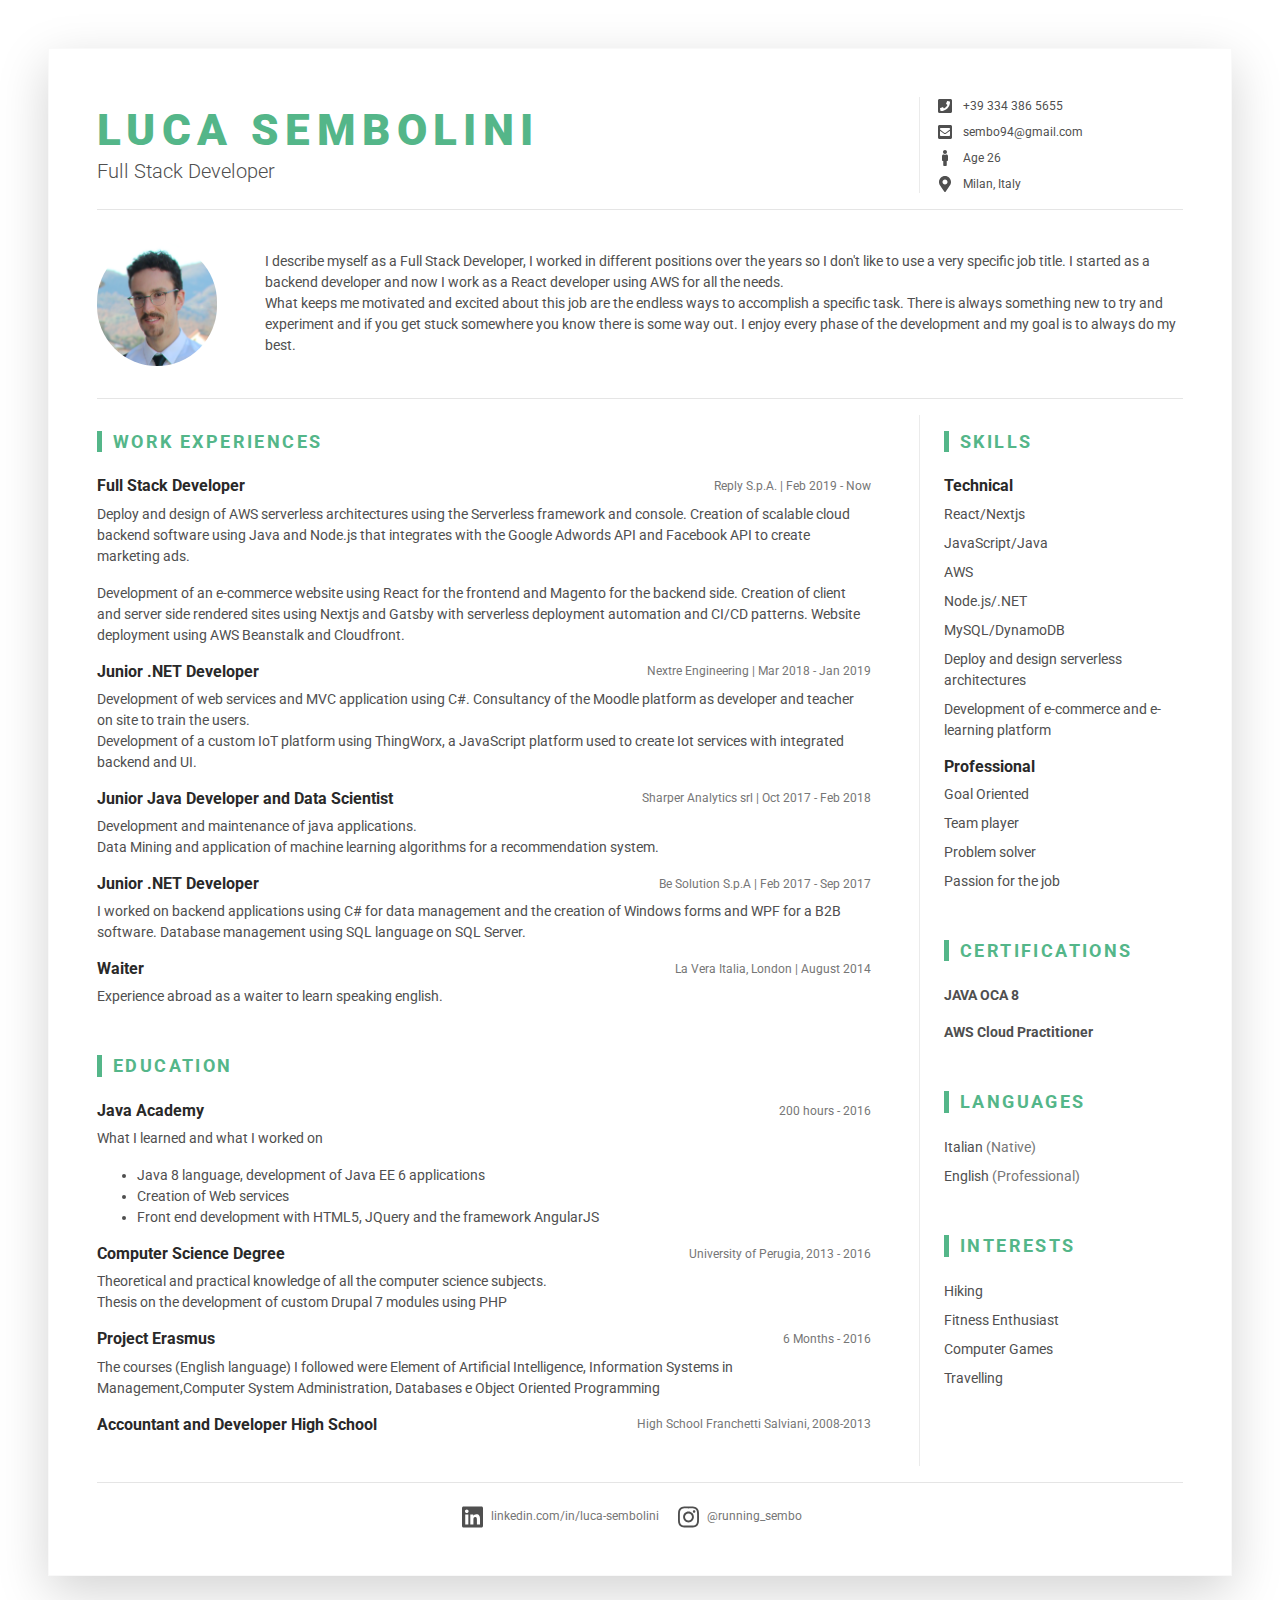
<file: index.html>
<!DOCTYPE html>
<html lang="en"> 
<head>
	<title>My Resume</title>
	
	<!-- Meta -->
	<meta charset="utf-8">
	<meta http-equiv="X-UA-Compatible" content="IE=edge">
	<meta name="viewport" content="width=device-width, initial-scale=1.0">
	<meta name="description" content="">
	<meta name="author" content="Luca">    
	<link rel="shortcut icon" href="favicon.ico"> 
	
	<!-- Google Fonts -->
	<link href="https://fonts.googleapis.com/css?family=Roboto:300,400,500,700,900" rel="stylesheet">
	
	<!-- FontAwesome JS-->
	<script defer src="assets/fontawesome/js/all.min.js"></script>
	
	<!-- Theme CSS -->  
	<link id="theme-style" rel="stylesheet" href="assets/css/cvstyle.css">

</head> 

<body>
	</div>
	<div class="main-wrapper">
		<div class=" px-1 px-lg-5">
			<article class="resume-wrapper mx-auto theme-bg-light p-5 mb-5 my-5 shadow-lg">
				
				<div class="resume-header">
					<div class="row align-items-center">
						<div class="resume-title col-12 col-md-6 col-lg-8 col-xl-9">
							<h2 class="resume-name mb-0 text-uppercase">Luca Sembolini</h2>
							<div class="resume-tagline mb-3 mb-md-0">Full Stack Developer</div>
						</div><!--//resume-title-->
						<div class="resume-contact col-12 col-md-6 col-lg-4 col-xl-3">
							<ul class="list-unstyled mb-0">
								<li class="mb-2"><i class="fas fa-phone-square fa-fw fa-lg mr-2 "></i><span class="resume-link" href="tel:#">+39 334 386 5655</span></li>
								<li class="mb-2"><i class="fas fa-envelope-square fa-fw fa-lg mr-2"></i><span class="resume-link" href="mailto:#">sembo94@gmail.com</span></li>
								<li class="mb-2"><i class="fas fa-male fa-fw fa-lg mr-2"></i>Age 26</li>
								<!-- <li class="mb-2"><i class="fas fa-globe fa-fw fa-lg mr-2"></i><a class="resume-link" href="#">www.yourwebsite.com</a></li> -->
								<li class="mb-0"><i class="fas fa-map-marker-alt fa-fw fa-lg mr-2"></i>Milan, Italy</li>
							</ul>
						</div><!--//resume-contact-->
					</div><!--//row-->
					
				</div><!--//resume-header-->
				<hr>
				<div class="resume-intro py-3">
					<div class="media flex-column flex-md-row align-items-center">
						<img class="resume-profile-image mb-3 mb-md-0 mr-md-5 ml-md-0 rounded mx-auto" src="assets/images/profile.png" alt="image">
						<div class="media-body text-left">
							<p class="mb-0">I describe myself as a Full Stack Developer, I worked in different positions over the years so I don't like to use a very specific job title. 
								I started as a backend developer and now I work as a React developer using AWS for all the needs. 
								<br/>What keeps me motivated and excited about this job are the endless ways to accomplish a specific task. There is always something new to try and experiment 
								and if you get stuck somewhere you know there is some way out. 
								I enjoy every phase of the development and my goal is to always do my best. 
								</p>
						</div><!--//media-body-->
					</div>
				</div><!--//resume-intro-->
				<hr>
				<div class="resume-body">
					<div class="row">
						<div class="resume-main col-12 col-lg-8 col-xl-9 pr-0 pr-lg-5">
							<section class="work-section py-3">
								<h3 class="text-uppercase resume-section-heading mb-4">Work Experiences</h3>
								<div class="item mb-3">
									<div class="item-heading row align-items-center mb-2">
										<h4 class="item-title col-12 col-md-6 col-lg-7 mb-2 mb-md-0">Full Stack Developer</h4>
										<div class="item-meta col-12 col-md-6 col-lg-5 text-muted text-left text-md-right">Reply S.p.A. | Feb 2019 - Now </div>
										
									</div>
									<div class="item-content">
										<p>Deploy and design of AWS serverless architectures using the Serverless framework and console. Creation of scalable cloud backend software using Java and Node.js
											that integrates with the Google Adwords API and Facebook API to create marketing ads. 
										</p>
										<p>Development of an e-commerce website using React for the frontend and Magento for the backend side.
											 Creation of client and server side rendered sites using Nextjs and Gatsby with serverless deployment automation and CI/CD patterns.
											 Website deployment using AWS Beanstalk and Cloudfront.
										</p>
											<!-- <ul class="resume-list">
												<li>Lorem ipsum dolor sit amet, consectetuer.</li>
												<li>Aenean commodo ligula eget dolor.</li>
												<li>Etiam ultricies nisi vel augue.</li>
											</ul> -->
									</div>
								</div><!--//item-->
								<div class="item mb-3">
									<div class="item-heading row align-items-center mb-2">
										<h4 class="item-title col-12 col-md-6 col-lg-7 mb-2 mb-md-0">Junior .NET Developer</h4>
										<div class="item-meta col-12 col-md-6 col-lg-5 text-muted text-left text-md-right">Nextre Engineering | Mar 2018 - Jan 2019 </div>
										
									</div>
									<div class="item-content">
										<p>Development of web services and MVC application using C#. Consultancy of the Moodle platform as developer and teacher on site to train the users.
										<br/>
										Development of a custom IoT platform using ThingWorx, a JavaScript platform used to create Iot services with integrated backend and UI.
										</p>
									</div>
								</div><!--//item-->
								<div class="item mb-3">
									<div class="item-heading row align-items-center mb-2">
										<h4 class="item-title col-12 col-md-6 col-lg-7 mb-2 mb-md-0">Junior Java Developer and Data Scientist</h4>
										<div class="item-meta col-12 col-md-6 col-lg-5 text-muted text-left text-md-right">Sharper Analytics srl | Oct 2017 - Feb 2018</div>
										
									</div>
									<div class="item-content">
										<p>Development and maintenance of java applications.<br/>
										Data Mining and application of machine learning algorithms for a recommendation system.</p>
									</div>
								</div><!--//item-->
								<div class="item mb-3">
									<div class="item-heading row align-items-center mb-2">
										<h4 class="item-title col-12 col-md-6 col-lg-7 mb-2 mb-md-0">Junior .NET Developer</h4>
										<div class="item-meta col-12 col-md-6 col-lg-5 text-muted text-left text-md-right">Be Solution S.p.A | Feb 2017 - Sep 2017</div>
										
									</div>
									<div class="item-content">
										<p>I worked on backend applications using C# for data management and the creation of Windows forms and WPF for a B2B software. Database management using SQL language on SQL Server.</p>
									</div>
								</div>
			
								<div class="item">
									<div class="item-heading row align-items-center mb-2">
										<h4 class="item-title col-12 col-md-6 col-lg-8 mb-2 mb-md-0">Waiter</h4>
										<div class="item-meta col-12 col-md-6 col-lg-4 text-muted text-left text-md-right">La Vera Italia, London | August 2014</div>
										
									</div>
									<div class="item-content">
										<p>Experience abroad as a waiter to learn speaking english.</p>
									</div>
								</div><!--//item-->
								
							</section><!--//work-section-->

							
							<section class="project-section py-3">
								<h3 class="text-uppercase resume-section-heading mb-4">Education</h3>
								<div class="item mb-3">
									<div class="item-heading row align-items-center mb-2">
										<h4 class="item-title col-12 col-md-6 col-lg-8 mb-2 mb-md-0">Java Academy</h4>
										<div class="item-meta col-12 col-md-6 col-lg-4 text-muted text-left text-md-right">200 hours - 2016</div>
										
									</div>
									<div class="item-content">
										<p>What I learned and what I worked on</p>
										<ul class="resume-list">
											<li>Java 8 language, development of Java EE 6 applications</li>
											<li>Creation of Web services</li>
											<li>Front end development with HTML5, JQuery and the framework AngularJS</li>
										</ul>
									</div>
								</div><!--//item-->
								<div class="item mb-3">
									<div class="item-heading row align-items-center mb-2">
										<h4 class="item-title col-12 col-md-6 col-lg-8 mb-2 mb-md-0">Computer Science Degree</h4>
										<div class="item-meta col-12 col-md-6 col-lg-4 text-muted text-left text-md-right">University of Perugia, 2013 - 2016</div>
									</div>
									<div class="item-content">
										<p>Theoretical and practical knowledge of all the computer science subjects. <br>
											Thesis on the development of custom Drupal 7 modules using PHP</p>
										
									</div>
								</div><!--//item-->
								<div class="item mb-3">
									<div class="item-heading row align-items-center mb-2">
										<h4 class="item-title col-12 col-md-6 col-lg-8 mb-2 mb-md-0">Project Erasmus</h4>
										<div class="item-meta col-12 col-md-6 col-lg-4 text-muted text-left text-md-right">6 Months - 2016</div>
									</div>
										<div class="item-content">
											<p>The courses (English language) I followed were Element of Artificial Intelligence, Information Systems in Management,Computer System Administration, Databases e Object Oriented Programming </p>
											
										</div>
									
								</div><!--//item-->
								<div class="item mb-3">
									<div class="item-heading row align-items-center mb-2">
										<h4 class="item-title col-12 col-md-6 col-lg-7 mb-2 mb-md-0">Accountant and Developer High School</h4>
										<div class="item-meta col-12 col-md-6 col-lg-5 text-muted text-left text-md-right">High School Franchetti Salviani, 2008-2013</div>
									</div>
								</div>
							</section><!--//project-section-->	
						</div><!--//resume-main-->
						<aside class="resume-aside col-12 col-lg-4 col-xl-3 px-lg-4 pb-lg-4">
							<section class="skills-section py-3">
								<h3 class="text-uppercase resume-section-heading mb-4">Skills</h3>
								<div class="item">
									<h4 class="item-title">Technical</h4>
									<ul class="list-unstyled resume-skills-list">
										<li class="mb-2">React/Nextjs</li>
										<li class="mb-2">JavaScript/Java<li>
										<li class="mb-2">AWS</li>
										<li class="mb-2">Node.js/.NET</li>
										<li class="mb-2">MySQL/DynamoDB</li>
										<li class="mb-2">Deploy and design serverless architectures</li>
										<li>Development of e-commerce and e-learning platform</li>
									</ul>
									</div><!--//item-->
									<div class="item">
										<h4 class="item-title">Professional</h4>
										<ul class="list-unstyled resume-skills-list">
											<li class="mb-2">Goal Oriented</li>
											<li class="mb-2">Team player</li>
											<li class="mb-2">Problem solver</li>
											<li class="mb-2">Passion for the job</li>
										</ul>
										</div><!--//item-->
									</section><!--//skills-section-->
									<!-- <section class="education-section py-3">
										<h3 class="text-uppercase resume-section-heading mb-4">Education</h3>
										<ul class="list-unstyled resume-education-list">
											<li class="mb-3">
												<div class="resume-degree font-weight-bold">Java Academy</div>
												<div class="resume-degree-time text-muted">1 Month</div>
											</li>
											<li class="mb-3">
												<div class="resume-degree font-weight-bold">Computer Science Degree</div>
												<div class="resume-degree-org text-muted">University of Perugia</div>
												<div class="resume-degree-time text-muted">2013 - 2016</div>
											</li>
											<li>
												<div class="resume-degree font-weight-bold">Project Erasmus</div>
												<div class="resume-degree-org text-muted">Krakow</div>
												<div class="resume-degree-time text-muted">6 Months - 2016</div>
											</li>
											<li>
												<div class="resume-degree font-weight-bold">Accountant and Developer Diploma</div>
												<div class="resume-degree-org text-muted">High School Franchetti Salviani, Perugia</div>
												<div class="resume-degree-time text-muted">2008-2013</div>
											</li>
										</ul>
									</section>//education-section -->
									<section class="education-section py-3">
										<h3 class="text-uppercase resume-section-heading mb-4">Certifications</h3>
										<ul class="list-unstyled resume-awards-list">
											<li class="mb-3">
												<div class="font-weight-bold">JAVA OCA 8</div>
												<!-- <div class="text-muted">Microsoft lorem ipsum (2019)</div> -->
											</li>
											<li>
												<div class="font-weight-bold">AWS Cloud Practitioner</div>
											</li>
										</ul>
									</section><!--//education-section-->
									<section class="skills-section py-3">
										<h3 class="text-uppercase resume-section-heading mb-4">Languages</h3>
										<ul class="list-unstyled resume-lang-list">
											<li class="mb-2">Italian <span class="text-muted">(Native)</span></li>
											<li>English <span class="text-muted">(Professional)</span></li>
										</ul>
									</section><!--//certificates-section-->
									<section class="skills-section py-3">
										<h3 class="text-uppercase resume-section-heading mb-4">Interests</h3>
										<ul class="list-unstyled resume-interests-list mb-0">
											<li class="mb-2">Hiking</li>
											<li class="mb-2">Fitness Enthusiast</li>
											<li class="mb-2">Computer Games</li>
											<li class="mb-2"></liclass>Travelling</li>
										</ul>
									</section><!--//certificates-section-->
									
								</aside><!--//resume-aside-->
							</div><!--//row-->
						</div><!--//resume-body-->
						<hr>
						<div class="resume-footer text-center">
							<ul class="resume-social-list list-inline mx-auto mb-0 d-inline-block text-muted">
								<!-- <li class="list-inline-item mb-lg-0 mr-3"><a class="resume-link" href="#"><i class="fab fa-github-square fa-2x mr-2" data-fa-transform="down-4"></i><span class="d-none d-lg-inline-block text-muted">github.com/username</span></a></li> -->
								<li class="list-inline-item mb-lg-0 mr-3"><a class="resume-link" href="#"><i class="fab fa-linkedin fa-2x mr-2" data-fa-transform="down-4"></i><span class="d-none d-lg-inline-block text-muted">linkedin.com/in/luca-sembolini</span></a></li>
								<li class="list-inline-item mb-lg-0 mr-lg-3"><a class="resume-link" href="#"><i class="fab fa-instagram fa-2x mr-2" data-fa-transform="down-4"></i><span class="d-none d-lg-inline-block text-muted">@running_sembo</span></a></li>
							</ul>
						</div><!--//resume-footer-->
					</article>
					
				</div><!--//container-->
			</div><!--//main-wrapper-->
			

</body>
</html>
</file>
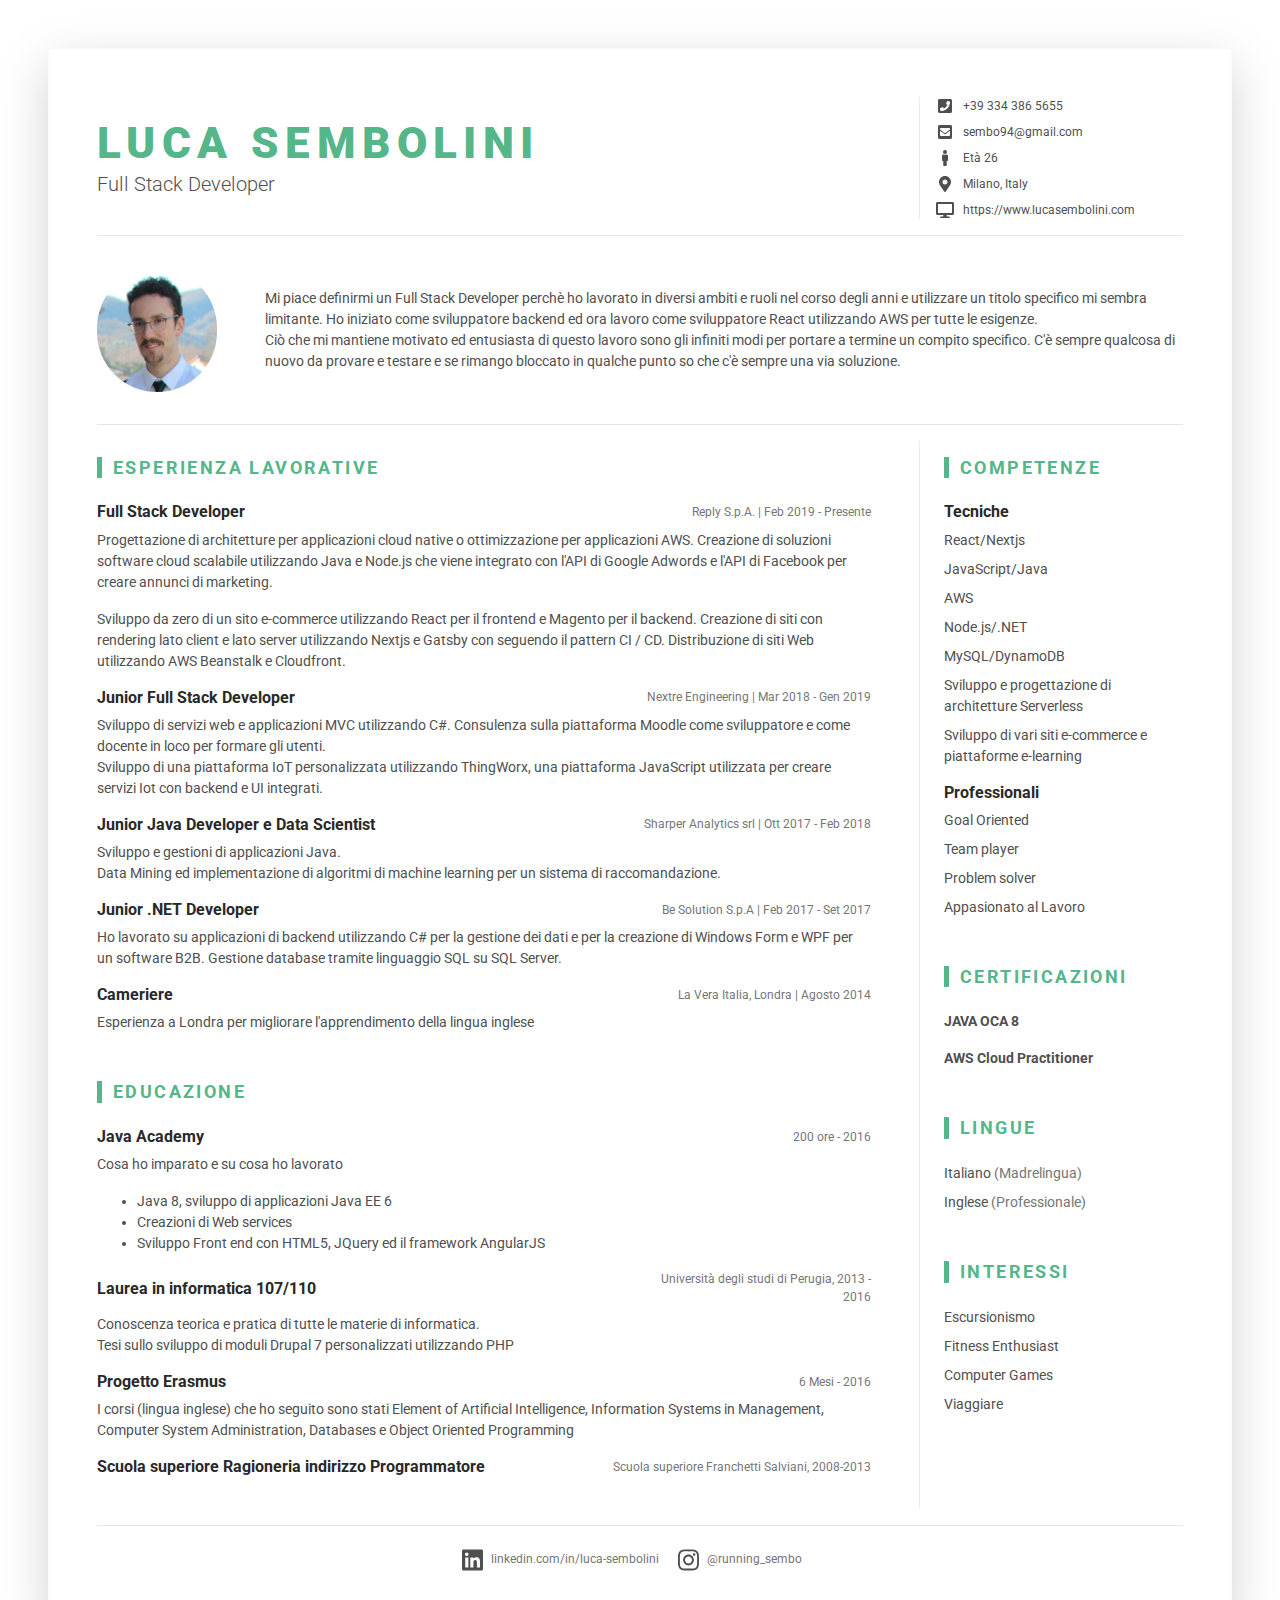
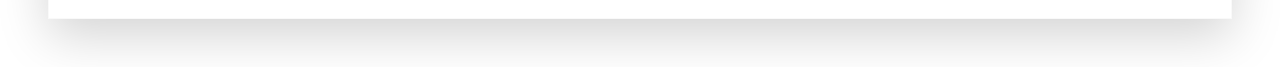
<file: index-ita.html>
<!DOCTYPE html>
<html lang="en"> 
<head>
	<title>Curriculum</title>
	
	<!-- Meta -->
	<meta charset="utf-8">
	<meta http-equiv="X-UA-Compatible" content="IE=edge">
	<meta name="viewport" content="width=device-width, initial-scale=1.0">
	<meta name="description" content="">
	<meta name="author" content="Luca">    
	<link rel="shortcut icon" href="favicon.ico"> 
	
	<!-- Google Fonts -->
	<link href="https://fonts.googleapis.com/css?family=Roboto:300,400,500,700,900" rel="stylesheet">
	
	<!-- FontAwesome JS-->
	<script defer src="assets/fontawesome/js/all.min.js"></script>
	
	<!-- Theme CSS -->  
	<link id="theme-style" rel="stylesheet" href="assets/css/cvstyle.css">

</head> 

<body>
	</div>
	<div class="main-wrapper">
		<div class=" px-1 px-lg-5">
			<article class="resume-wrapper mx-auto theme-bg-light p-5 mb-5 my-5 shadow-lg">
				
				<div class="resume-header">
					<div class="row align-items-center">
						<div class="resume-title col-12 col-md-6 col-lg-8 col-xl-9">
							<h2 class="resume-name mb-0 text-uppercase">Luca Sembolini</h2>
							<div class="resume-tagline mb-3 mb-md-0">Full Stack Developer</div>
						</div><!--//resume-title-->
						<div class="resume-contact col-12 col-md-6 col-lg-4 col-xl-3">
							<ul class="list-unstyled mb-0">
								<li class="mb-2"><i class="fas fa-phone-square fa-fw fa-lg mr-2 "></i><span class="resume-link" href="tel:#">+39 334 386 5655</span></li>
								<li class="mb-2"><i class="fas fa-envelope-square fa-fw fa-lg mr-2"></i><span class="resume-link" href="mailto:#">sembo94@gmail.com</span></li>
								<li class="mb-2"><i class="fas fa-male fa-fw fa-lg mr-2"></i>Età 26</li>
								<!-- <li class="mb-2"><i class="fas fa-globe fa-fw fa-lg mr-2"></i><a class="resume-link" href="#">www.yourwebsite.com</a></li> -->
								<li class="mb-2"><i class="fas fa-map-marker-alt fa-fw fa-lg mr-2"></i>Milano, Italy</li>
								<li class="mb-0"><i class="fa fa-desktop fa-fw fa-lg mr-2" ></i>https://www.lucasembolini.com</li>
							</ul>
						</div><!--//resume-contact-->
					</div><!--//row-->
					
				</div><!--//resume-header-->
				<hr>
				<div class="resume-intro py-3">
					<div class="media flex-column flex-md-row align-items-center">
						<img class="resume-profile-image mb-3 mb-md-0 mr-md-5 ml-md-0 rounded mx-auto" src="assets/images/profile.png" alt="image">
						<div class="media-body text-left">
							<p class="mb-0">Mi piace definirmi un Full Stack Developer perchè ho lavorato in diversi ambiti e ruoli nel corso degli anni e utilizzare un titolo specifico mi sembra limitante.
								Ho iniziato come sviluppatore backend ed ora lavoro come sviluppatore React utilizzando AWS per tutte le esigenze.
								<br/> Ciò che mi mantiene motivato ed entusiasta di questo lavoro sono gli infiniti modi per portare a termine un compito specifico.
								C'è sempre qualcosa di nuovo da provare e testare e se rimango bloccato in qualche punto so che c'è  sempre una via soluzione.
								</p>
						</div><!--//media-body-->
					</div>
				</div><!--//resume-intro-->
				<hr>
				<div class="resume-body">
					<div class="row">
						<div class="resume-main col-12 col-lg-8 col-xl-9 pr-0 pr-lg-5">
							<section class="work-section py-3">
								<h3 class="text-uppercase resume-section-heading mb-4">Esperienza Lavorative</h3>
								<div class="item mb-3">
									<div class="item-heading row align-items-center mb-2">
										<h4 class="item-title col-12 col-md-6 col-lg-7 mb-2 mb-md-0">Full Stack Developer</h4>
										<div class="item-meta col-12 col-md-6 col-lg-5 text-muted text-left text-md-right">Reply S.p.A. | Feb 2019 - Presente </div>
										
									</div>
									<div class="item-content">
										<p>Progettazione di architetture per applicazioni cloud native o ottimizzazione per applicazioni AWS. Creazione di soluzioni software cloud scalabile utilizzando Java e Node.js 
												che viene integrato con l'API di Google Adwords e l'API di Facebook per creare annunci di marketing.
										</p>
										<p> Sviluppo da zero di un sito e-commerce utilizzando React per il frontend e Magento per il backend.
											Creazione di siti con rendering lato client e lato server utilizzando Nextjs e Gatsby con seguendo il pattern CI / CD.
											Distribuzione di siti Web utilizzando AWS Beanstalk e Cloudfront.
										</p>
											<!-- <ul class="resume-list">
												<li>Lorem ipsum dolor sit amet, consectetuer.</li>
												<li>Aenean commodo ligula eget dolor.</li>
												<li>Etiam ultricies nisi vel augue.</li>
											</ul> -->
									</div>
								</div><!--//item-->
								<div class="item mb-3">
									<div class="item-heading row align-items-center mb-2">
										<h4 class="item-title col-12 col-md-6 col-lg-7 mb-2 mb-md-0">Junior Full Stack Developer</h4>
										<div class="item-meta col-12 col-md-6 col-lg-5 text-muted text-left text-md-right">Nextre Engineering | Mar 2018 - Gen 2019 </div>
										
									</div>
									<div class="item-content">
										<p>Sviluppo di servizi web e applicazioni MVC utilizzando C#. Consulenza sulla piattaforma Moodle come sviluppatore e come docente in loco per formare gli utenti.
										<br/>
										Sviluppo di una piattaforma IoT personalizzata utilizzando ThingWorx, una piattaforma JavaScript utilizzata per creare servizi Iot con backend e UI integrati.
										</p>
									</div>
								</div><!--//item-->
								<div class="item mb-3">
									<div class="item-heading row align-items-center mb-2">
										<h4 class="item-title col-12 col-md-6 col-lg-7 mb-2 mb-md-0">Junior Java Developer e Data Scientist</h4>
										<div class="item-meta col-12 col-md-6 col-lg-5 text-muted text-left text-md-right">Sharper Analytics srl | Ott 2017 - Feb 2018</div>
										
									</div>
									<div class="item-content">
										<p>Sviluppo e gestioni di applicazioni Java.<br/>
										Data Mining ed implementazione di algoritmi di machine learning per un sistema di raccomandazione.</p>
									</div>
								</div><!--//item-->
								<div class="item mb-3">
									<div class="item-heading row align-items-center mb-2">
										<h4 class="item-title col-12 col-md-6 col-lg-7 mb-2 mb-md-0">Junior .NET Developer</h4>
										<div class="item-meta col-12 col-md-6 col-lg-5 text-muted text-left text-md-right">Be Solution S.p.A | Feb 2017 - Set 2017</div>
										
									</div>
									<div class="item-content">
										<p>
											Ho lavorato su applicazioni di backend utilizzando C# per la gestione dei dati e per la creazione di Windows Form e WPF per un software B2B. Gestione database tramite linguaggio SQL su SQL Server.</p>
									</div>
								</div>
			
								<div class="item">
									<div class="item-heading row align-items-center mb-2">
										<h4 class="item-title col-12 col-md-6 col-lg-8 mb-2 mb-md-0">Cameriere</h4>
										<div class="item-meta col-12 col-md-6 col-lg-4 text-muted text-left text-md-right">La Vera Italia, Londra | Agosto 2014</div>
										
									</div>
									<div class="item-content">
										<p>Esperienza a Londra per migliorare l'apprendimento della lingua inglese</p>
									</div>
								</div><!--//item-->
								
							</section><!--//work-section-->

							
							<section class="project-section py-3">
								<h3 class="text-uppercase resume-section-heading mb-4">Educazione</h3>
								<div class="item mb-3">
									<div class="item-heading row align-items-center mb-2">
										<h4 class="item-title col-12 col-md-6 col-lg-8 mb-2 mb-md-0">Java Academy</h4>
										<div class="item-meta col-12 col-md-6 col-lg-4 text-muted text-left text-md-right">200 ore - 2016</div>
										
									</div>
									<div class="item-content">
										<p>Cosa ho imparato e su cosa ho lavorato</p>
										<ul class="resume-list">
											<li>Java 8, sviluppo di applicazioni Java EE 6</li>
											<li>Creazioni di Web services</li>
											<li>Sviluppo Front end con HTML5, JQuery ed il  framework AngularJS</li>
										</ul>
									</div>
								</div><!--//item-->
								<div class="item mb-3">
									<div class="item-heading row align-items-center mb-2">
										<h4 class="item-title col-12 col-md-6 col-lg-8 mb-2 mb-md-0">Laurea in informatica 107/110</h4>
										<div class="item-meta col-12 col-md-6 col-lg-4 text-muted text-left text-md-right">Università degli studi di Perugia, 2013 - 2016</div>
									</div>
									<div class="item-content">
										<p>Conoscenza teorica e pratica di tutte le materie di informatica. <br>
											Tesi sullo sviluppo di moduli Drupal 7 personalizzati utilizzando PHP</p>
										
									</div>
								</div><!--//item-->
								<div class="item mb-3">
									<div class="item-heading row align-items-center mb-2">
										<h4 class="item-title col-12 col-md-6 col-lg-8 mb-2 mb-md-0">Progetto Erasmus</h4>
										<div class="item-meta col-12 col-md-6 col-lg-4 text-muted text-left text-md-right">6 Mesi - 2016</div>
									</div>
										<div class="item-content">
											<p>I corsi (lingua inglese) che ho seguito sono stati Element of Artificial Intelligence, Information Systems in Management, Computer System Administration, Databases e Object Oriented Programming</p>
											
										</div>
									
								</div><!--//item-->
								<div class="item mb-3">
									<div class="item-heading row align-items-center mb-2">
										<h4 class="item-title col-12 col-md-6 col-lg-7 mb-2 mb-md-0">Scuola superiore Ragioneria indirizzo Programmatore</h4>
										<div class="item-meta col-12 col-md-6 col-lg-5 text-muted text-left text-md-right">Scuola superiore Franchetti Salviani, 2008-2013</div>
									</div>
								</div>
							</section><!--//project-section-->	
						</div><!--//resume-main-->
						<aside class="resume-aside col-12 col-lg-4 col-xl-3 px-lg-4 pb-lg-4">
							<section class="skills-section py-3">
								<h3 class="text-uppercase resume-section-heading mb-4">Competenze</h3>
								<div class="item">
									<h4 class="item-title">Tecniche</h4>
									<ul class="list-unstyled resume-skills-list">
										<li class="mb-2">React/Nextjs</li>
										<li class="mb-2">JavaScript/Java<li>
										<li class="mb-2">AWS</li>
										<li class="mb-2">Node.js/.NET</li>
										<li class="mb-2">MySQL/DynamoDB</li>
										<li class="mb-2">Sviluppo e progettazione di architetture Serverless</li>
										<li>Sviluppo di vari siti e-commerce e piattaforme e-learning</li>
									</ul>
									</div><!--//item-->
									<div class="item">
										<h4 class="item-title">Professionali</h4>
										<ul class="list-unstyled resume-skills-list">
											<li class="mb-2">Goal Oriented</li>
											<li class="mb-2">Team player</li>
											<li class="mb-2">Problem solver</li>
											<li class="mb-2">Appasionato al Lavoro</li>
										</ul>
										</div><!--//item-->
									</section><!--//skills-section-->
									<!-- <section class="education-section py-3">
										<h3 class="text-uppercase resume-section-heading mb-4">Education</h3>
										<ul class="list-unstyled resume-education-list">
											<li class="mb-3">
												<div class="resume-degree font-weight-bold">Java Academy</div>
												<div class="resume-degree-time text-muted">1 Month</div>
											</li>
											<li class="mb-3">
												<div class="resume-degree font-weight-bold">Computer Science Degree</div>
												<div class="resume-degree-org text-muted">University of Perugia</div>
												<div class="resume-degree-time text-muted">2013 - 2016</div>
											</li>
											<li>
												<div class="resume-degree font-weight-bold">Project Erasmus</div>
												<div class="resume-degree-org text-muted">Krakow</div>
												<div class="resume-degree-time text-muted">6 Months - 2016</div>
											</li>
											<li>
												<div class="resume-degree font-weight-bold">Accountant and Developer Diploma</div>
												<div class="resume-degree-org text-muted">High School Franchetti Salviani, Perugia</div>
												<div class="resume-degree-time text-muted">2008-2013</div>
											</li>
										</ul>
									</section>//education-section -->
									<section class="education-section py-3">
										<h3 class="text-uppercase resume-section-heading mb-4">Certificazioni</h3>
										<ul class="list-unstyled resume-awards-list">
											<li class="mb-3">
												<div class="font-weight-bold">JAVA OCA 8</div>
												<!-- <div class="text-muted">Microsoft lorem ipsum (2019)</div> -->
											</li>
											<li>
												<div class="font-weight-bold">AWS Cloud Practitioner</div>
											</li>
										</ul>
									</section><!--//education-section-->
									<section class="skills-section py-3">
										<h3 class="text-uppercase resume-section-heading mb-4">Lingue</h3>
										<ul class="list-unstyled resume-lang-list">
											<li class="mb-2">Italiano <span class="text-muted">(Madrelingua)</span></li>
											<li>Inglese <span class="text-muted">(Professionale)</span></li>
										</ul>
									</section><!--//certificates-section-->
									<section class="skills-section py-3">
										<h3 class="text-uppercase resume-section-heading mb-4">Interessi</h3>
										<ul class="list-unstyled resume-interests-list mb-0">
											<li class="mb-2">Escursionismo</li>
											<li class="mb-2">Fitness Enthusiast</li>
											<li class="mb-2">Computer Games</li>
											<li class="mb-2"></liclass>Viaggiare</li>
										</ul>
									</section><!--//certificates-section-->
									
								</aside><!--//resume-aside-->
							</div><!--//row-->
						</div><!--//resume-body-->
						<hr>
						<div class="resume-footer text-center">
							<ul class="resume-social-list list-inline mx-auto mb-0 d-inline-block text-muted">
								<!-- <li class="list-inline-item mb-lg-0 mr-3"><a class="resume-link" href="#"><i class="fab fa-github-square fa-2x mr-2" data-fa-transform="down-4"></i><span class="d-none d-lg-inline-block text-muted">github.com/username</span></a></li> -->
								<li class="list-inline-item mb-lg-0 mr-3"><a class="resume-link" href="#"><i class="fab fa-linkedin fa-2x mr-2" data-fa-transform="down-4"></i><span class="d-none d-lg-inline-block text-muted">linkedin.com/in/luca-sembolini</span></a></li>
								<li class="list-inline-item mb-lg-0 mr-lg-3"><a class="resume-link" href="#"><i class="fab fa-instagram fa-2x mr-2" data-fa-transform="down-4"></i><span class="d-none d-lg-inline-block text-muted">@running_sembo</span></a></li>
							</ul>
						</div><!--//resume-footer-->
					</article>
					
				</div><!--//container-->
			</div><!--//main-wrapper-->
			

</body>
</html>
</file>
